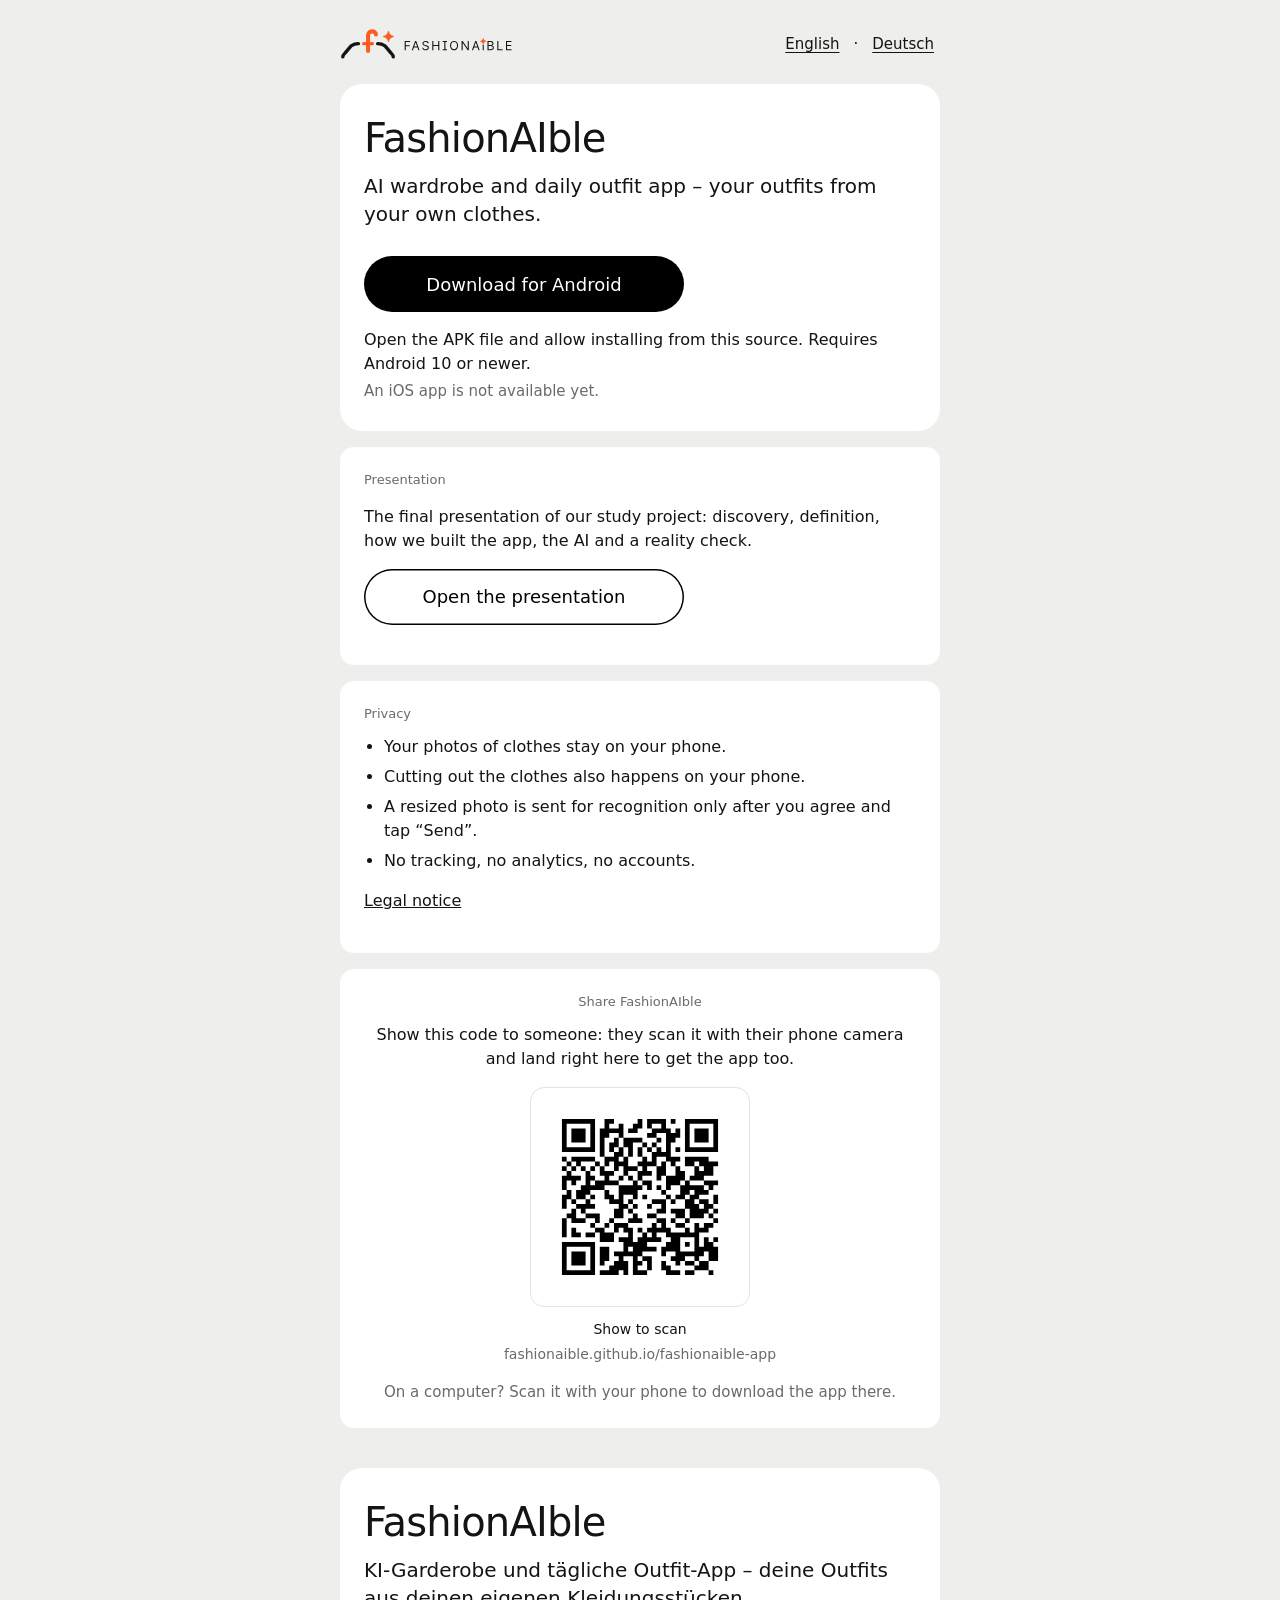
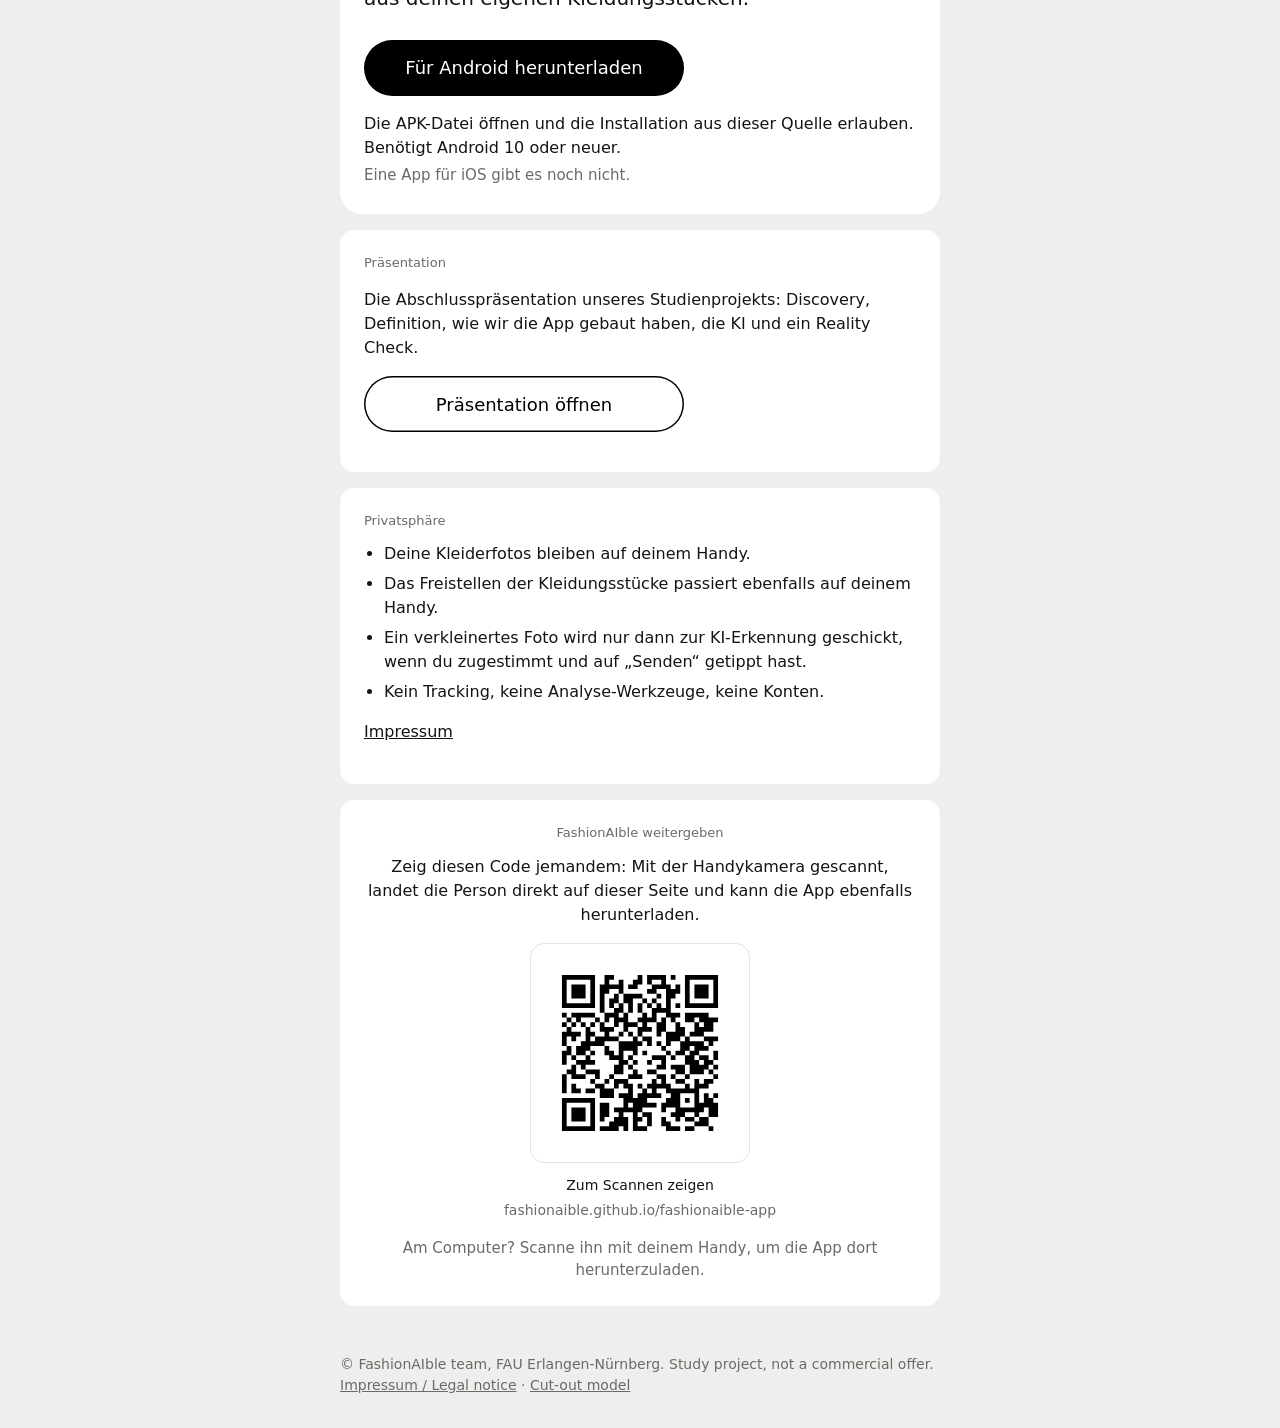
<file: index.html>
<!DOCTYPE html>
<html lang="en">
<head>
  <meta charset="utf-8">
  <meta name="viewport" content="width=device-width, initial-scale=1">
  <title>FashionAIble – Download / Download</title>
  <meta name="description" content="AI wardrobe and daily outfit app – your outfits from your own clothes. KI-Garderobe und tägliche Outfit-App – deine Outfits aus deinen eigenen Kleidungsstücken.">
  <link rel="icon" href="favicon.svg" type="image/svg+xml">
  <link rel="stylesheet" href="style.css">
</head>
<body>

<header class="site-header">
  <img class="logo" src="logo-horizontal.svg" alt="FashionAIble" width="172" height="30">
  <nav class="lang-switch" aria-label="Language / Sprache">
    <a href="#en" lang="en">English</a>
    <span aria-hidden="true">·</span>
    <a href="#de" lang="de">Deutsch</a>
  </nav>
</header>

<main>

<section id="en" lang="en" class="lang-section" aria-labelledby="en-title">
  <div class="card hero">
    <h1 id="en-title">FashionAIble</h1>
    <p class="lead">AI wardrobe and daily outfit app – your outfits from your own clothes.</p>

    <a class="button" href="https://github.com/FashionAIble/fashionaible-app/releases/latest/download/fashionaible.apk" download>Download for Android</a>
    <p class="hint">Open the APK file and allow installing from this source. Requires Android 10 or newer.</p>
    <p class="note">An iOS app is not available yet.</p>
  </div>

  <div class="card">
    <h2>Presentation</h2>
    <p>The final presentation of our study project: discovery, definition, how we built the app, the AI and a reality check.</p>
    <p><a class="button secondary" href="presentation/">Open the presentation</a></p>
  </div>

  <div class="card">
    <h2>Privacy</h2>
    <ul class="plain">
      <li>Your photos of clothes stay on your phone.</li>
      <li>Cutting out the clothes also happens on your phone.</li>
      <li>A resized photo is sent for recognition only after you agree and tap “Send”.</li>
      <li>No tracking, no analytics, no accounts.</li>
    </ul>
    <p><a href="imprint.html#en">Legal notice</a></p>
  </div>

  <div class="card qr-card">
    <h2>Share FashionAIble</h2>
    <p>Show this code to someone: they scan it with their phone camera and land right here to get the app too.</p>
    <img class="qr" src="qr.svg" alt="QR code for https://fashionaible.github.io/fashionaible-app/" width="220" height="220">
    <p class="qr-caption">Show to scan</p>
    <p class="url">fashionaible.github.io/fashionaible-app</p>
    <p class="note">On a computer? Scan it with your phone to download the app there.</p>
  </div>
</section>

<section id="de" lang="de" class="lang-section" aria-labelledby="de-title">
  <div class="card hero">
    <h1 id="de-title">FashionAIble</h1>
    <p class="lead">KI-Garderobe und tägliche Outfit-App – deine Outfits aus deinen eigenen Kleidungsstücken.</p>

    <a class="button" href="https://github.com/FashionAIble/fashionaible-app/releases/latest/download/fashionaible.apk" download>Für Android herunterladen</a>
    <p class="hint">Die APK-Datei öffnen und die Installation aus dieser Quelle erlauben. Benötigt Android 10 oder neuer.</p>
    <p class="note">Eine App für iOS gibt es noch nicht.</p>
  </div>

  <div class="card">
    <h2>Präsentation</h2>
    <p>Die Abschlusspräsentation unseres Studienprojekts: Discovery, Definition, wie wir die App gebaut haben, die KI und ein Reality Check.</p>
    <p><a class="button secondary" href="presentation/">Präsentation öffnen</a></p>
  </div>

  <div class="card">
    <h2>Privatsphäre</h2>
    <ul class="plain">
      <li>Deine Kleiderfotos bleiben auf deinem Handy.</li>
      <li>Das Freistellen der Kleidungsstücke passiert ebenfalls auf deinem Handy.</li>
      <li>Ein verkleinertes Foto wird nur dann zur KI-Erkennung geschickt, wenn du zugestimmt und auf „Senden“ getippt hast.</li>
      <li>Kein Tracking, keine Analyse-Werkzeuge, keine Konten.</li>
    </ul>
    <p><a href="imprint.html#de">Impressum</a></p>
  </div>

  <div class="card qr-card">
    <h2>FashionAIble weitergeben</h2>
    <p>Zeig diesen Code jemandem: Mit der Handykamera gescannt, landet die Person direkt auf dieser Seite und kann die App ebenfalls herunterladen.</p>
    <img class="qr" src="qr.svg" alt="QR-Code zu https://fashionaible.github.io/fashionaible-app/" width="220" height="220">
    <p class="qr-caption">Zum Scannen zeigen</p>
    <p class="url">fashionaible.github.io/fashionaible-app</p>
    <p class="note">Am Computer? Scanne ihn mit deinem Handy, um die App dort herunterzuladen.</p>
  </div>
</section>

</main>

<footer class="site-footer">
  <p>© FashionAIble team, FAU Erlangen-Nürnberg. Study project, not a commercial offer. <a href="imprint.html">Impressum / Legal notice</a> · <a href="models/README.md">Cut-out model</a></p>
</footer>

</body>
</html>
</file>
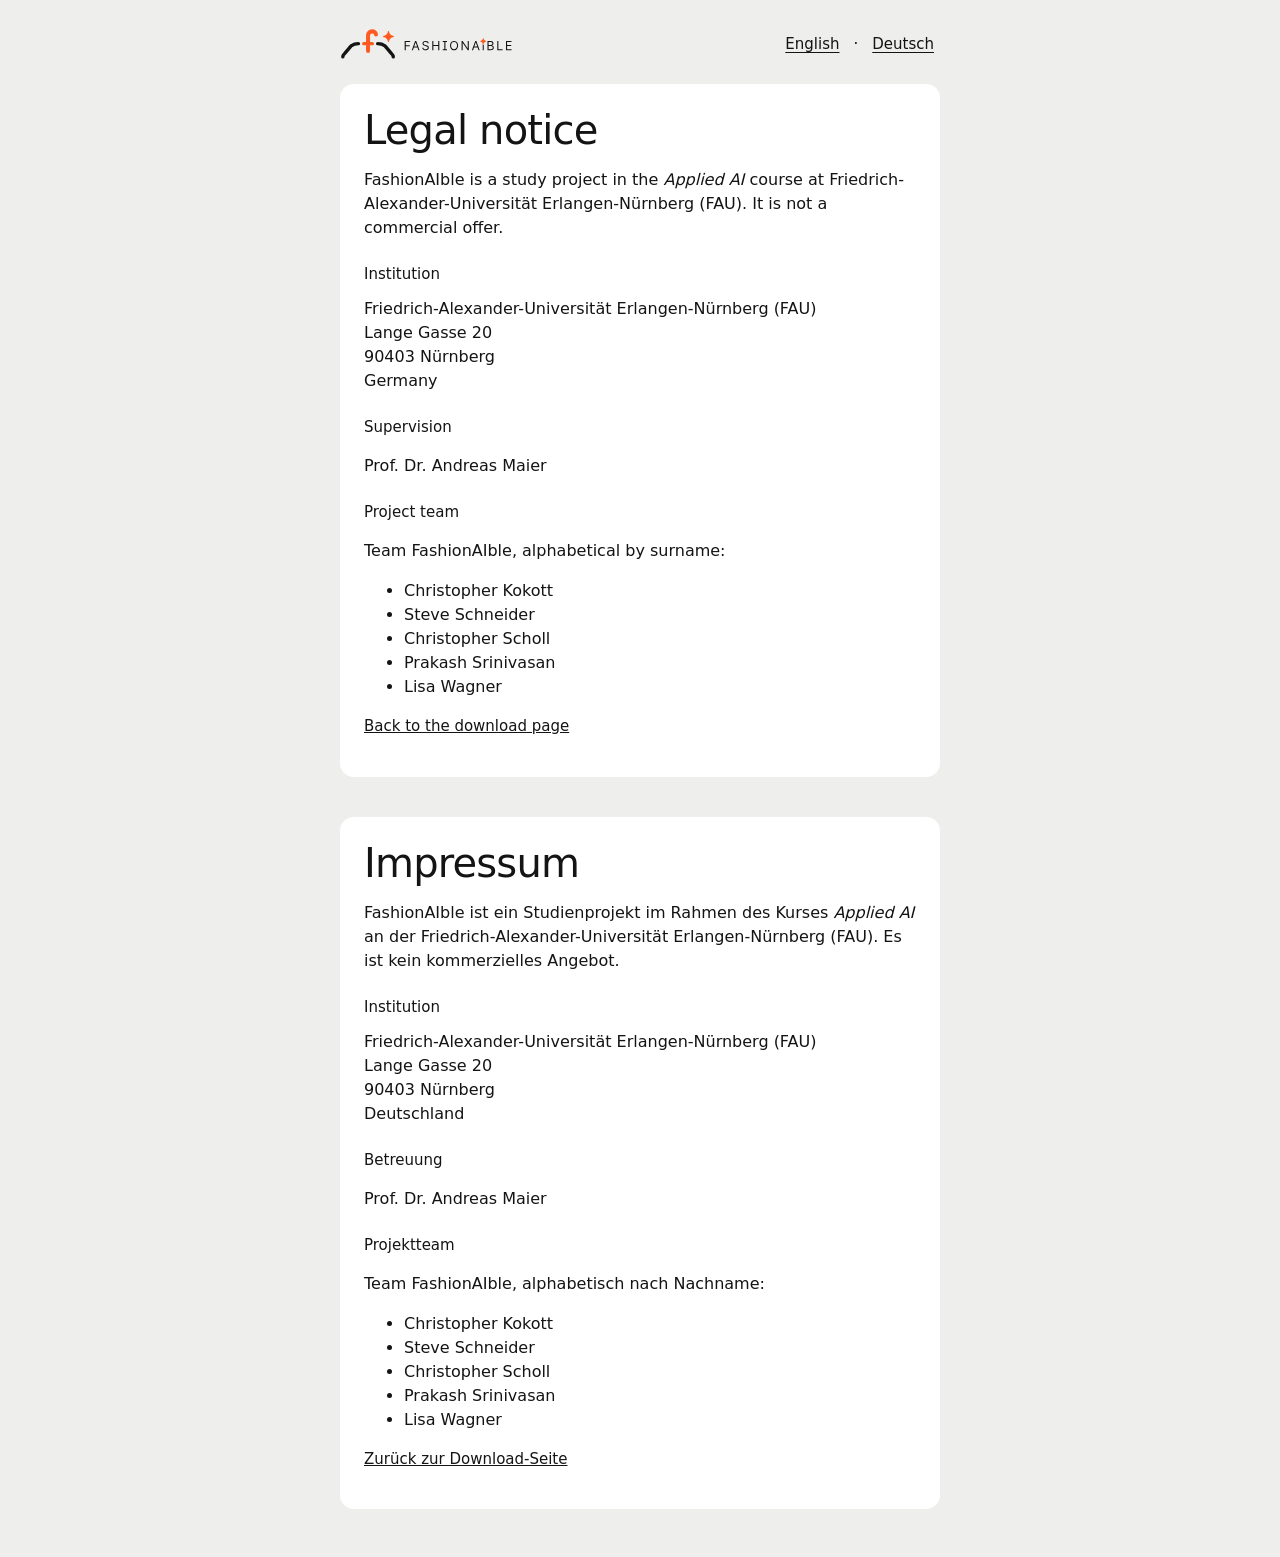
<file: imprint.html>
<!DOCTYPE html>
<html lang="en">
<head>
  <meta charset="utf-8">
  <meta name="viewport" content="width=device-width, initial-scale=1">
  <title>Impressum / Legal notice – FashionAIble</title>
  <meta name="description" content="Impressum und Legal notice der FashionAIble-App. Imprint and legal notice of the FashionAIble app.">
  <link rel="icon" href="favicon.svg" type="image/svg+xml">
  <link rel="stylesheet" href="style.css">
</head>
<body>

<header class="site-header">
  <a href="index.html"><img class="logo" src="logo-horizontal.svg" alt="FashionAIble" width="172" height="30"></a>
  <nav class="lang-switch" aria-label="Language / Sprache">
    <a href="#en" lang="en">English</a>
    <span aria-hidden="true">·</span>
    <a href="#de" lang="de">Deutsch</a>
  </nav>
</header>

<main>

<section id="en" lang="en" class="lang-section legal card" aria-labelledby="en-title">
  <h1 id="en-title">Legal notice</h1>

  <p>FashionAIble is a study project in the <em>Applied AI</em> course at Friedrich-Alexander-Universität Erlangen-Nürnberg (FAU). It is not a commercial offer.</p>

  <h2>Institution</h2>
  <address>
    Friedrich-Alexander-Universität Erlangen-Nürnberg (FAU)<br>
    Lange Gasse 20<br>
    90403 Nürnberg<br>
    Germany
  </address>

  <h2>Supervision</h2>
  <p>Prof. Dr. Andreas Maier</p>

  <h2>Project team</h2>
  <p>Team FashionAIble, alphabetical by surname:</p>
  <ul>
    <li>Christopher Kokott</li>
    <li>Steve Schneider</li>
    <li>Christopher Scholl</li>
    <li>Prakash Srinivasan</li>
    <li>Lisa Wagner</li>
  </ul>

  <p class="back"><a href="index.html#en">Back to the download page</a></p>
</section>

<section id="de" lang="de" class="lang-section legal card" aria-labelledby="de-title">
  <h1 id="de-title">Impressum</h1>

  <p>FashionAIble ist ein Studienprojekt im Rahmen des Kurses <em>Applied AI</em> an der Friedrich-Alexander-Universität Erlangen-Nürnberg (FAU). Es ist kein kommerzielles Angebot.</p>

  <h2>Institution</h2>
  <address>
    Friedrich-Alexander-Universität Erlangen-Nürnberg (FAU)<br>
    Lange Gasse 20<br>
    90403 Nürnberg<br>
    Deutschland
  </address>

  <h2>Betreuung</h2>
  <p>Prof. Dr. Andreas Maier</p>

  <h2>Projektteam</h2>
  <p>Team FashionAIble, alphabetisch nach Nachname:</p>
  <ul>
    <li>Christopher Kokott</li>
    <li>Steve Schneider</li>
    <li>Christopher Scholl</li>
    <li>Prakash Srinivasan</li>
    <li>Lisa Wagner</li>
  </ul>

  <p class="back"><a href="index.html#de">Zurück zur Download-Seite</a></p>
</section>

</main>

</body>
</html>
</file>
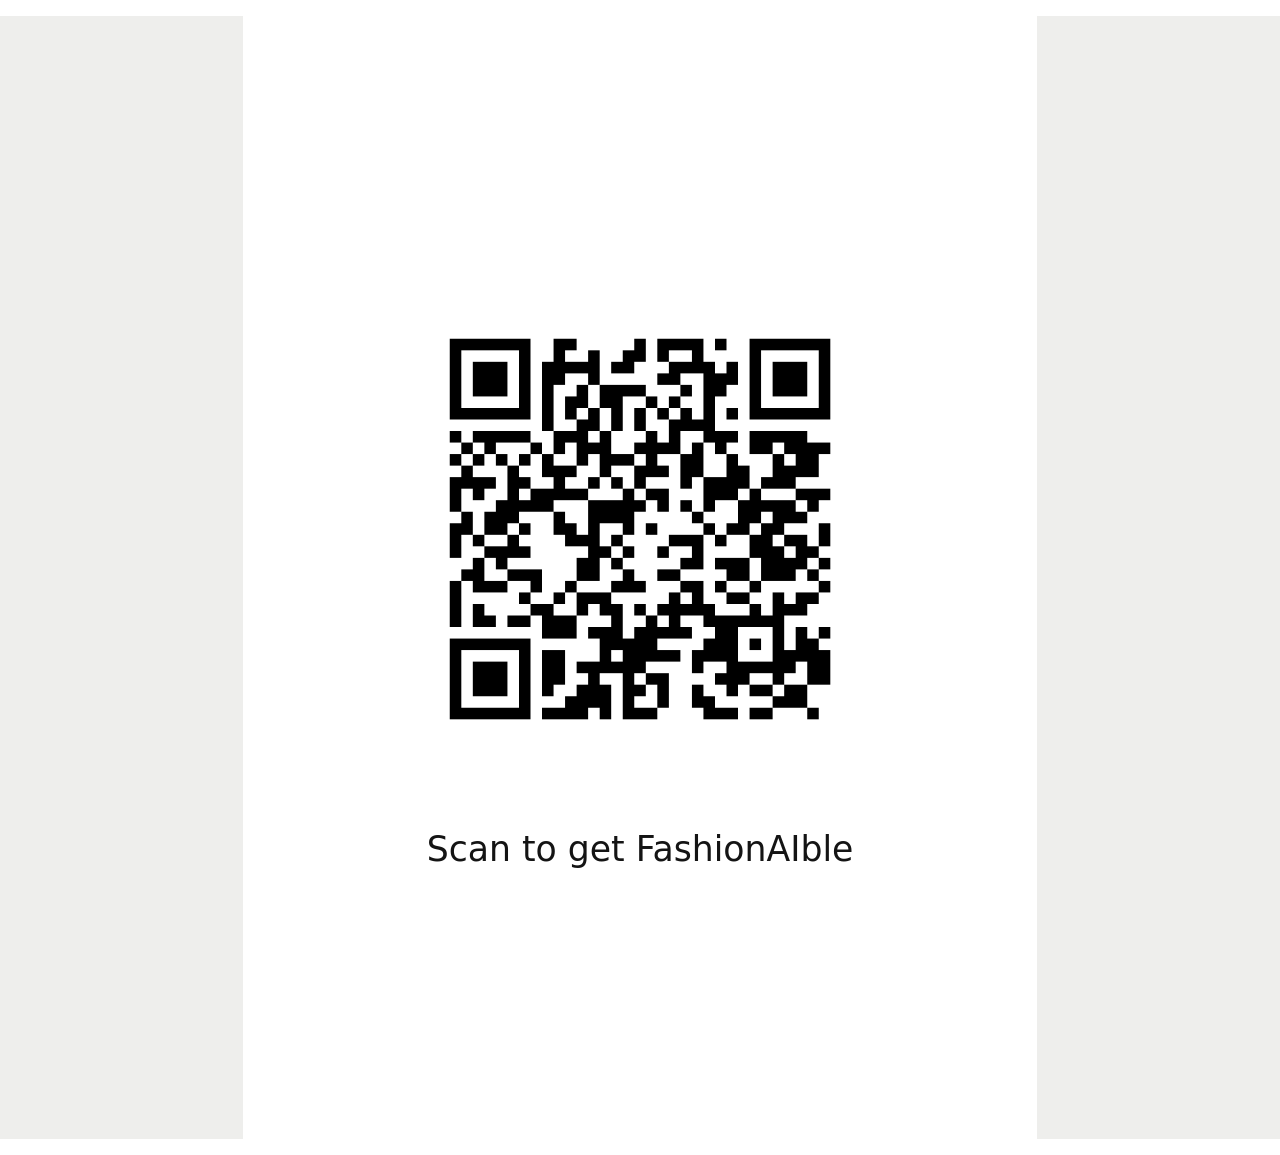
<file: qr-poster.html>
<!DOCTYPE html>
<html lang="en">
<head>
  <meta charset="utf-8">
  <meta name="viewport" content="width=device-width, initial-scale=1">
  <title>FashionAIble – QR poster (A4)</title>
  <style>
    @page { size: A4; margin: 0; }
    * { box-sizing: border-box; }
    html, body { margin: 0; padding: 0; background: #FFFFFF; color: #141414; font-family: system-ui, -apple-system, "Segoe UI", Roboto, Helvetica, Arial, sans-serif; }
    .poster {
      width: 210mm;
      height: 297mm;
      padding: 30mm 25mm;
      display: flex;
      flex-direction: column;
      align-items: center;
      justify-content: center;
      text-align: center;
      page-break-after: avoid;
      overflow: hidden;
    }
    .qr { width: 130mm; height: 130mm; display: block; }
    .line { font-size: 26pt; font-weight: 500; margin: 14mm 0 0; line-height: 1.25; }
    @media screen {
      body { background: #EEEEEC; }
      .poster { background: #FFFFFF; margin: 16px auto; }
    }
  </style>
</head>
<body>
  <main class="poster">
    <img class="qr" src="qr.png" alt="QR code for https://fashionaible.github.io/fashionaible-app/" width="1024" height="1024">
    <p class="line">Scan to get FashionAIble</p>
  </main>
</body>
</html>
</file>
<file: style.css>
/* FashionAIble download page. No external fonts, no scripts, no tracking.
   Colours from the design spec (docs/design/spec/foundations.md): screen, card, ink, meta, black pills. */

:root {
  --screen: #EEEEEC;
  --card: #FFFFFF;
  --paper: #F7F6F3;
  --line: #E2E2E0;
  --ink: #141414;
  --meta: #6A6A68;
  --pill: #000000;
  --radius-card: 14px;
  --radius-hero: 22px;
  --font: system-ui, -apple-system, "Segoe UI", Roboto, Helvetica, Arial, sans-serif;
}

* { box-sizing: border-box; }

html { -webkit-text-size-adjust: 100%; }

body {
  margin: 0;
  background: var(--screen);
  color: var(--ink);
  font-family: var(--font);
  font-size: 16px;
  line-height: 1.5;
}

a { color: var(--ink); }

:focus-visible {
  outline: 2px solid var(--ink);
  outline-offset: 3px;
}

.site-header {
  max-width: 640px;
  margin: 0 auto;
  padding: 20px 20px 0;
  display: flex;
  align-items: center;
  justify-content: space-between;
  flex-wrap: wrap;
  gap: 12px;
}

.logo { display: block; height: auto; max-width: 172px; }

.lang-switch {
  font-size: 15px;
  display: flex;
  gap: 8px;
  align-items: center;
}

.lang-switch a {
  display: inline-block;
  min-height: 48px;
  line-height: 48px;
  padding: 0 6px;
  text-decoration: underline;
  text-underline-offset: 3px;
}

main {
  max-width: 640px;
  margin: 0 auto;
  padding: 16px 20px 32px;
}

.lang-section + .lang-section { margin-top: 40px; }

.card {
  background: var(--card);
  border-radius: var(--radius-card);
  padding: 24px;
  margin-bottom: 16px;
}

.hero {
  border-radius: var(--radius-hero);
  padding: 32px 24px 28px;
}

h1 {
  font-size: 40px;
  line-height: 1.1;
  font-weight: 500;
  letter-spacing: -0.02em;
  margin: 0 0 12px;
}

h2 {
  font-size: 13px;
  line-height: 1.4;
  font-weight: 500;
  color: var(--meta);
  text-transform: none;
  letter-spacing: 0;
  margin: 0 0 12px;
}

.lead {
  font-size: 20px;
  line-height: 1.4;
  margin: 0 0 28px;
}

.button {
  display: inline-flex;
  align-items: center;
  justify-content: center;
  min-height: 56px;
  width: 100%;
  padding: 0 24px;
  border-radius: 999px;
  background: var(--pill);
  color: #FFFFFF;
  font-size: 18px;
  font-weight: 500;
  text-decoration: none;
}

.button:hover { background: #2A2A2A; }
.button:active { background: #000000; transform: translateY(1px); }

/* Secondary action (presentation): outlined, so the download stays the main action. */
.button.secondary { background: transparent; color: var(--pill); box-shadow: inset 0 0 0 1.5px var(--pill); }
.button.secondary:hover { background: rgba(0, 0, 0, 0.05); }
.button.secondary:active { background: rgba(0, 0, 0, 0.1); }

.hint {
  margin: 16px 0 4px;
  color: var(--ink);
}

.note {
  margin: 0;
  color: var(--meta);
  font-size: 15px;
}

.plain {
  margin: 0 0 12px;
  padding-left: 20px;
}

.plain li { margin-bottom: 6px; }

.qr-card { text-align: center; }

.qr-card p { margin: 0 0 16px; }

/* Under the code: what it is for, so nobody scans the page they are already on. */
.qr-card .qr-caption { margin: 0 0 4px; font-size: 14px; font-weight: 500; color: var(--ink); }

.qr-card .note { margin: 16px 0 0; }

.qr {
  display: block;
  margin: 0 auto 12px;
  width: 220px;
  height: 220px;
  max-width: 100%;
  background: var(--card);
  border: 1px solid var(--line);
  border-radius: var(--radius-card);
  padding: 12px;
}

.url {
  font-size: 14px;
  color: var(--meta);
  word-break: break-all;
}

.site-footer {
  max-width: 640px;
  margin: 0 auto;
  padding: 0 20px 32px;
  color: var(--meta);
  font-size: 14px;
}

.site-footer p { margin: 0; }

.site-footer a { color: var(--meta); }

/* Imprint page */
.legal h2 { font-size: 15px; color: var(--ink); margin-top: 24px; }
.legal p, .legal li { font-size: 16px; }
.legal address { font-style: normal; }
.legal .back { font-size: 15px; }

@media (min-width: 560px) {
  .button { width: auto; min-width: 320px; }
}

@media (prefers-reduced-motion: reduce) {
  .button { transition: none; }
}

@media print {
  body { background: #FFFFFF; }
  .lang-switch, .site-footer { display: none; }
}
</file>
